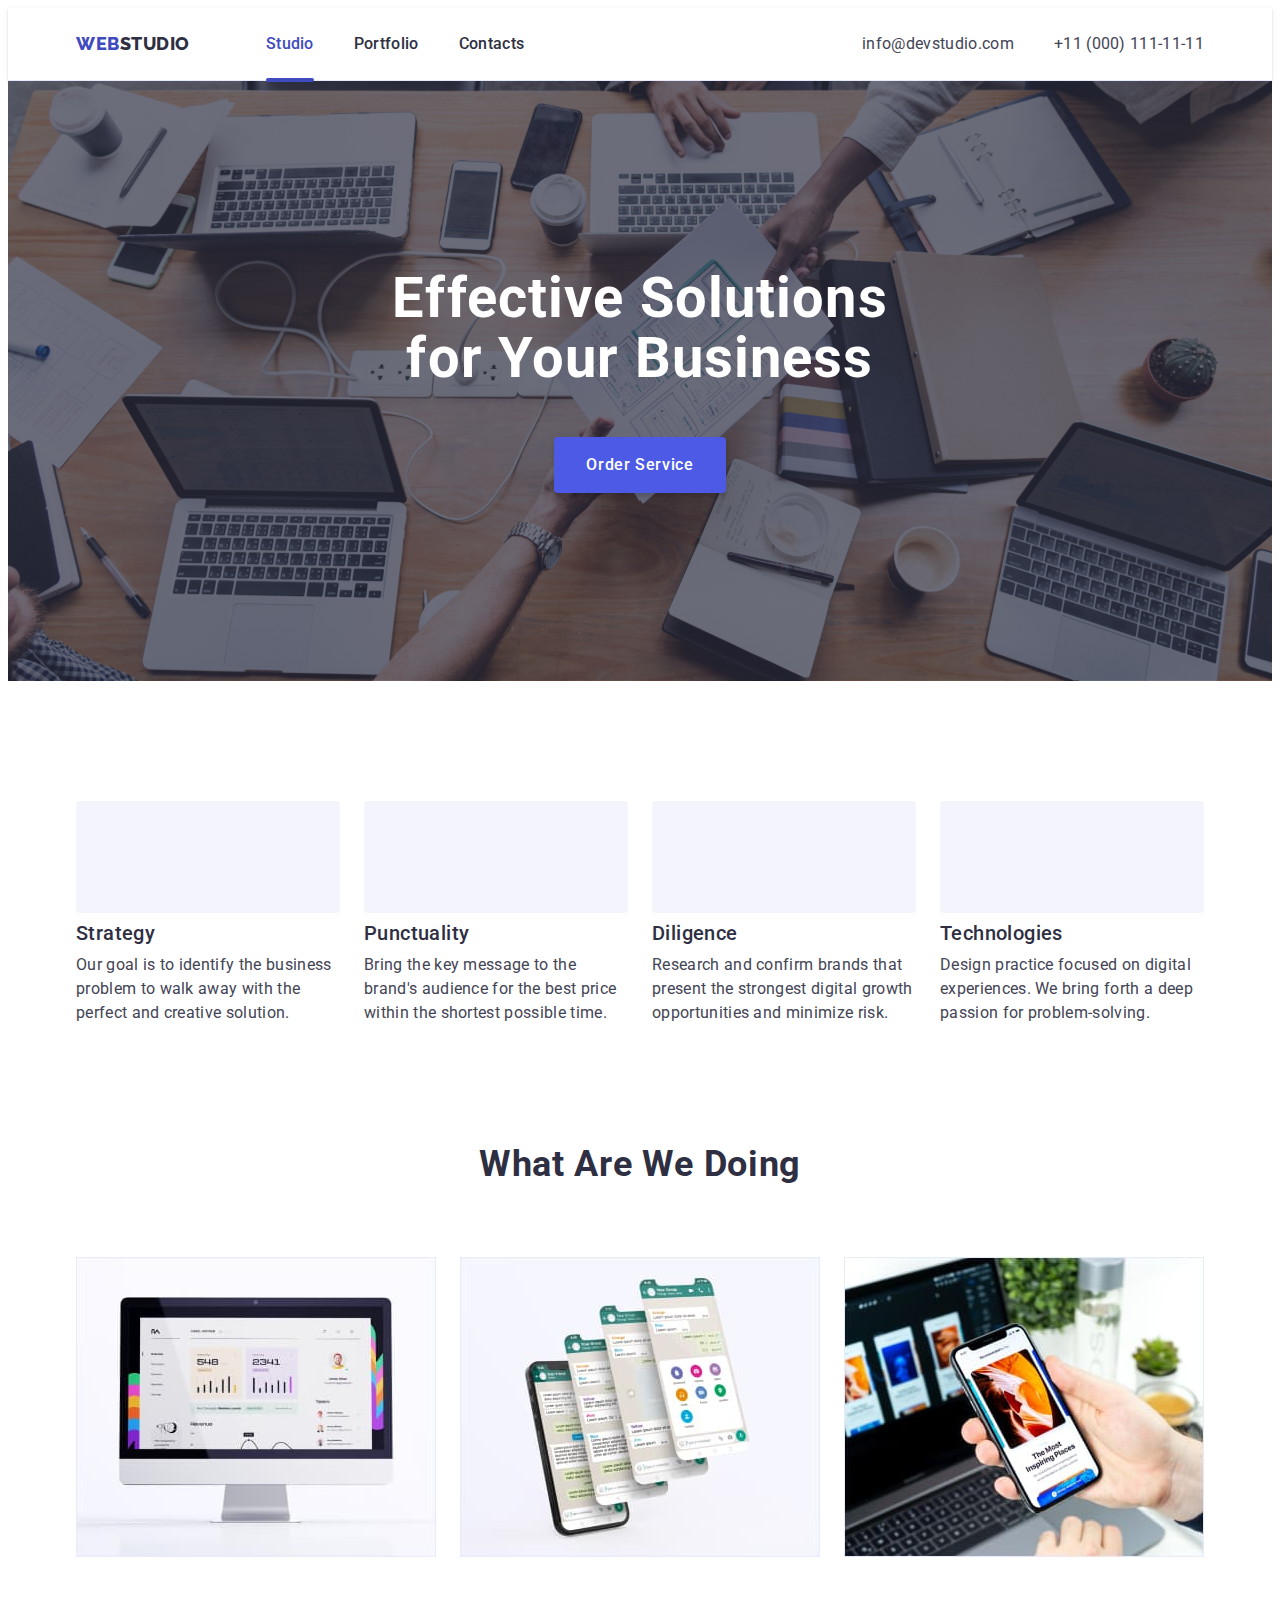
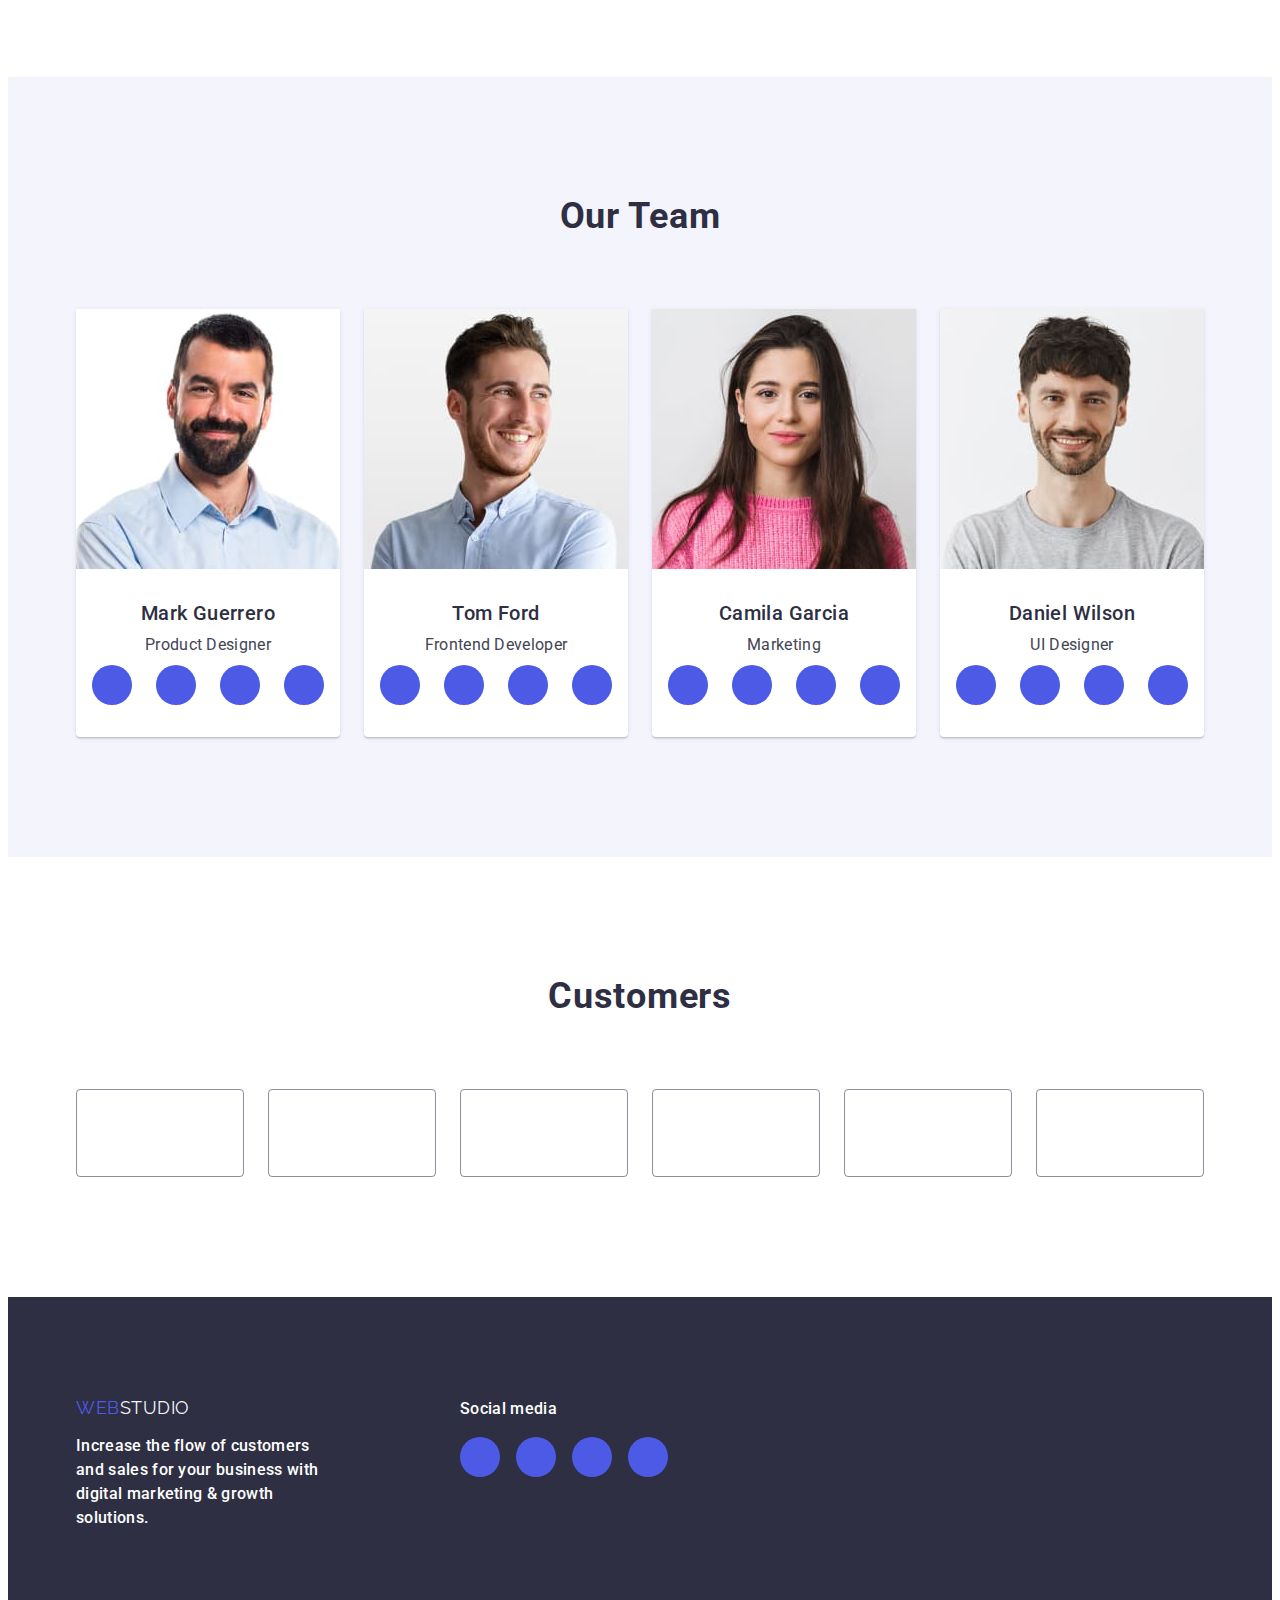
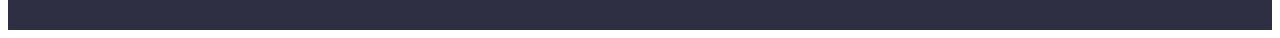
<file: index.html>
<!DOCTYPE html>
<html lang="en">
  <head>
    <meta charset="UTF-8" />
    <meta http-equiv="X-UA-Compatible" content="IE=edge" />
    <meta name="viewport" content="width=device-width, initial-scale=1.0" />
    <link rel="preconnect" href="https://fonts.googleapis.com" />
    <link rel="preconnect" href="https://fonts.gstatic.com" crossorigin />
    <link
      href="https://fonts.googleapis.com/css2?family=Raleway:wght@800&family=Roboto:wght@400;500;700&display=swap"
      rel="stylesheet"
    />
    <title>WebStudio</title>
    <link
      rel="stylesheet"
      href="https://cdnjs.cloudflare.com/ajax/libs/modern-normalize/2.0.0/modern-normalize.min.css"
      integrity="sha512-4xo8blKMVCiXpTaLzQSLSw3KFOVPWhm/TRtuPVc4WG6kUgjH6J03IBuG7JZPkcWMxJ5huwaBpOpnwYElP/m6wg=="
      crossorigin="anonymous"
      referrerpolicy="no-referrer"
    />
    <link rel="stylesheet" href="./css/styles.css" />
  </head>

  <body>
    <header class="header">
      <div class="container header-container">
        <nav class="header-nav">
          <a class="header-link-logo link" href="./index.html"
            >Web<span class="header-span">Studio</span></a
          >
          <ul class="header-menu-list list">
            <li class="header-menu-item">
              <a class="header-menu-link link current" href="./index.html"
                >Studio</a
              >
            </li>
            <li class="header-menu-item">
              <a class="header-menu-link link" href="./portfolio.html"
                >Portfolio</a
              >
            </li>
            <li class="header-menu-item">
              <a class="header-menu-link link" href="">Contacts</a>
            </li>
          </ul>
        </nav>
        <address class="header-address">
          <ul class="header-address-list list">
            <li class="header-address-item">
              <a
                class="header-address-contact-mail link"
                href="mailto:info@devstudio.com"
                >info@devstudio.com</a
              >
            </li>
            <li class="header-address-item">
              <a
                class="header-address-contact-mail link"
                href="tel:+110001111111"
                >+11 (000) 111-11-11</a
              >
            </li>
          </ul>
        </address>
      </div>
    </header>

    <main>
      <section class="hero">
        <div class="container hero-container">
          <h1 class="hero-title">Effective Solutions for Your Business</h1>
          <button class="hero-btn" type="button" data-modal-open>
            Order Service
          </button>
        </div>
      </section>

      <section class="benefits">
        <div class="container benefits-container">
          <h2 class="visually-hidden">Benefits</h2>
          <ul class="benefits-list list">
            <li class="benefits-item">
              <div class="benefits-container-icon">
                <svg class="benefits-icon" width="64" height="64">
                  <use href="./images/icons.svg#icon-antenna-1"></use>
                </svg>
              </div>
              <h3 class="benefits-title section-title">Strategy</h3>
              <p class="benefits-text section-text">
                Our goal is to identify the business problem to walk away with
                the perfect and creative solution.
              </p>
            </li>
            <li class="benefits-item">
              <div class="benefits-container-icon">
                <svg class="benefits-icon" width="64" height="64">
                  <use href="./images/icons.svg#icon-clock-1"></use>
                </svg>
              </div>
              <h3 class="benefits-title section-title">Punctuality</h3>
              <p class="benefits-text section-text">
                Bring the key message to the brand's audience for the best price
                within the shortest possible time.
              </p>
            </li>
            <li class="benefits-item">
              <div class="benefits-container-icon">
                <svg class="benefits-icon" width="64" height="64">
                  <use href="./images/icons.svg#icon-diagram-1"></use>
                </svg>
              </div>
              <h3 class="benefits-title section-title">Diligence</h3>
              <p class="benefits-text section-text">
                Research and confirm brands that present the strongest digital
                growth opportunities and minimize risk.
              </p>
            </li>
            <li class="benefits-item">
              <div class="benefits-container-icon">
                <svg class="benefits-icon" width="64" height="64">
                  <use href="./images/icons.svg#icon-astronaut-1"></use>
                </svg>
              </div>
              <h3 class="benefits-title section-title">Technologies</h3>
              <p class="benefits-text section-text">
                Design practice focused on digital experiences. We bring forth a
                deep passion for problem-solving.
              </p>
            </li>
          </ul>
        </div>
      </section>

      <section class="offer">
        <div class="container offer-container">
          <h2 class="offer-title">What are we doing</h2>
          <ul class="offer-list list">
            <li class="offer-list-item">
              <img
                src="./images/computer.jpg"
                alt="computer"
                width="360"
                height="300"
              />
            </li>
            <li class="offer-list-item">
              <img
                src="./images/phone.jpg"
                alt="phone"
                width="360"
                height="300"
              />
            </li>
            <li class="offer-list-item">
              <img
                src="./images/phone_laptop.jpg"
                alt="phone_laptop"
                width="360"
                height="300"
              />
            </li>
          </ul>
        </div>
      </section>

      <section class="team">
        <div class="container team-container">
          <h2 class="team-title">Our Team</h2>
          <ul class="team-list list">
            <li class="team-item">
              <img
                src="./images/team-1.jpg"
                alt="Mark Guerrero"
                width="264"
                height="260"
              />
              <div class="container team-container-subtitle">
                <h3 class="team-name section-title">Mark Guerrero</h3>
                <p class="team-text section-text">Product Designer</p>

                <ul class="team-icon-list list">
                  <li class="team-icon-item">
                    <a href="" class="team-icon-link">
                      <svg class="team-icon" width="16" height="16">
                        <use href="./images/icons.svg#icon-instagram-2"></use>
                      </svg>
                    </a>
                  </li>
                  <li class="team-icon-item">
                    <a href="" class="team-icon-link">
                      <svg class="team-icon" width="16" height="16">
                        <use href="./images/icons.svg#icon-twitter-1"></use>
                      </svg>
                    </a>
                  </li>
                  <li class="team-icon-item">
                    <a href="" class="team-icon-link">
                      <svg class="team-icon" width="16" height="16">
                        <use href="./images/icons.svg#icon-facebook-1"></use>
                      </svg>
                    </a>
                  </li>
                  <li class="team-icon-item">
                    <a href="" class="team-icon-link">
                      <svg class="team-icon" width="16" height="16">
                        <use href="./images/icons.svg#icon-linkedin-1"></use>
                      </svg>
                    </a>
                  </li>
                </ul>
              </div>
            </li>
            <li class="team-item">
              <img
                src="./images/team-2.jpg"
                alt="Tom Ford"
                width="264"
                height="260"
              />
              <div class="container team-container-subtitle">
                <h3 class="team-name section-title">Tom Ford</h3>
                <p class="team-text section-text">Frontend Developer</p>

                <ul class="team-icon-list list">
                  <li class="team-icon-item">
                    <a href="" class="team-icon-link">
                      <svg class="team-icon" width="16" height="16">
                        <use href="./images/icons.svg#icon-instagram-2"></use>
                      </svg>
                    </a>
                  </li>
                  <li class="team-icon-item">
                    <a href="" class="team-icon-link">
                      <svg class="team-icon" width="16" height="16">
                        <use href="./images/icons.svg#icon-twitter-1"></use>
                      </svg>
                    </a>
                  </li>
                  <li class="team-icon-item">
                    <a href="" class="team-icon-link">
                      <svg class="team-icon" width="16" height="16">
                        <use href="./images/icons.svg#icon-facebook-1"></use>
                      </svg>
                    </a>
                  </li>
                  <li class="team-icon-item">
                    <a href="" class="team-icon-link">
                      <svg class="team-icon" width="16" height="16">
                        <use href="./images/icons.svg#icon-linkedin-1"></use>
                      </svg>
                    </a>
                  </li>
                </ul>
              </div>
            </li>
            <li class="team-item">
              <img
                src="./images/team-3.jpg"
                alt="Camila Garcia"
                width="264"
                height="260"
              />
              <div class="container team-container-subtitle">
                <h3 class="team-name section-title">Camila Garcia</h3>
                <p class="team-text section-text">Marketing</p>

                <ul class="team-icon-list list">
                  <li class="team-icon-item">
                    <a href="" class="team-icon-link">
                      <svg class="team-icon" width="16" height="16">
                        <use href="./images/icons.svg#icon-instagram-2"></use>
                      </svg>
                    </a>
                  </li>
                  <li class="team-icon-item">
                    <a href="" class="team-icon-link">
                      <svg class="team-icon" width="16" height="16">
                        <use href="./images/icons.svg#icon-twitter-1"></use>
                      </svg>
                    </a>
                  </li>
                  <li class="team-icon-item">
                    <a href="" class="team-icon-link">
                      <svg class="team-icon" width="16" height="16">
                        <use href="./images/icons.svg#icon-facebook-1"></use>
                      </svg>
                    </a>
                  </li>
                  <li class="team-icon-item">
                    <a href="" class="team-icon-link">
                      <svg class="team-icon" width="16" height="16">
                        <use href="./images/icons.svg#icon-linkedin-1"></use>
                      </svg>
                    </a>
                  </li>
                </ul>
              </div>
            </li>

            <li class="team-item">
              <img
                src="./images/team-4.jpg"
                alt="Daniel Wilson"
                width="264"
                height="260"
              />

              <div class="container team-container-subtitle">
                <h3 class="team-name section-title">Daniel Wilson</h3>
                <p class="team-text section-text">UI Designer</p>

                <ul class="team-icon-list list">
                  <li class="team-icon-item">
                    <a href="" class="team-icon-link">
                      <svg class="team-icon" width="16" height="16">
                        <use href="./images/icons.svg#icon-instagram-2"></use>
                      </svg>
                    </a>
                  </li>
                  <li class="team-icon-item">
                    <a href="" class="team-icon-link">
                      <svg class="team-icon" width="16" height="16">
                        <use href="./images/icons.svg#icon-twitter-1"></use>
                      </svg>
                    </a>
                  </li>
                  <li class="team-icon-item">
                    <a href="" class="team-icon-link">
                      <svg class="team-icon" width="16" height="16">
                        <use href="./images/icons.svg#icon-facebook-1"></use>
                      </svg>
                    </a>
                  </li>
                  <li class="team-icon-item">
                    <a href="" class="team-icon-link">
                      <svg class="team-icon" width="16" height="16">
                        <use href="./images/icons.svg#icon-linkedin-1"></use>
                      </svg>
                    </a>
                  </li>
                </ul>
              </div>
            </li>
          </ul>
        </div>
      </section>

      <section class="customers">
        <div class="container customers-container">
          <h2 class="customers-title">Customers</h2>

          <ul class="customers-list list">
            <li class="customers-item">
              <a href="" class="customers-logo-link">
                <svg class="customers-logo" width="104" height="56">
                  <use href="./images/icons.svg#icon-logo"></use>
                </svg>
              </a>
            </li>
            <li class="customers-item">
              <a href="" class="customers-logo-link">
                <svg class="customers-logo" width="104" height="56">
                  <use href="./images/icons.svg#icon-logo-2"></use>
                </svg>
              </a>
            </li>
            <li class="customers-item">
              <a href="" class="customers-logo-link">
                <svg class="customers-logo" width="104" height="56">
                  <use href="./images/icons.svg#icon-logo-3"></use>
                </svg>
              </a>
            </li>
            <li class="customers-item">
              <a href="" class="customers-logo-link">
                <svg class="customers-logo" width="104" height="56">
                  <use href="./images/icons.svg#icon-logo-4"></use>
                </svg>
              </a>
            </li>
            <li class="customers-item">
              <a href="" class="customers-logo-link">
                <svg class="customers-logo" width="104" height="56">
                  <use href="./images/icons.svg#icon-logo-5"></use>
                </svg>
              </a>
            </li>
            <li class="customers-item">
              <a href="" class="customers-logo-link">
                <svg class="customers-logo" width="104" height="56">
                  <use href="./images/icons.svg#icon-logo-6"></use>
                </svg>
              </a>
            </li>
          </ul>
        </div>
      </section>
    </main>

    <footer class="footer">
      <div class="container footer-container-main">
        <div class="footer-container">
          <a class="footer-logo link" href="./index.html"
            >Web<span class="header-span">Studio</span></a
          >
          <p class="footer-text">
            Increase the flow of customers and sales for your business with
            digital marketing & growth solutions.
          </p>
        </div>
        <div class="footer-icon-container">
          <p class="footer-social-text">Social media</p>
          <ul class="footer-icon-list list">
            <li class="footer-icon-item">
              <a href="" class="footer-icon-link">
                <svg class="footer-icon" width="24" height="24">
                  <use href="./images/icons.svg#icon-instagram-2"></use>
                </svg>
              </a>
            </li>

            <li class="footer-icon-item">
              <a href="" class="footer-icon-link">
                <svg class="footer-icon" width="24" height="24">
                  <use href="./images/icons.svg#icon-twitter-1"></use>
                </svg>
              </a>
            </li>
            <li class="footer-icon-item">
              <a href="" class="footer-icon-link">
                <svg class="footer-icon" width="24" height="24">
                  <use href="./images/icons.svg#icon-facebook-1"></use>
                </svg>
              </a>
            </li>
            <li class="footer-icon-item">
              <a href="" class="footer-icon-link">
                <svg class="footer-icon" width="24" height="24">
                  <use href="./images/icons.svg#icon-linkedin-1"></use>
                </svg>
              </a>
            </li>
          </ul>
        </div>
      </div>
    </footer>
    <div class="backdrop is-hidden" data-modal>
      <div class="modal">
        <button type="button" class="modal-bnt" data-modal-close>
          <svg class="icon-close" width="8" height="8">
            <use href="./images/icons.svg#icon-close"></use>
          </svg>
        </button>
      </div>
    </div>
    <script src="./js/modal.js"></script>
  </body>
</html>
</file>
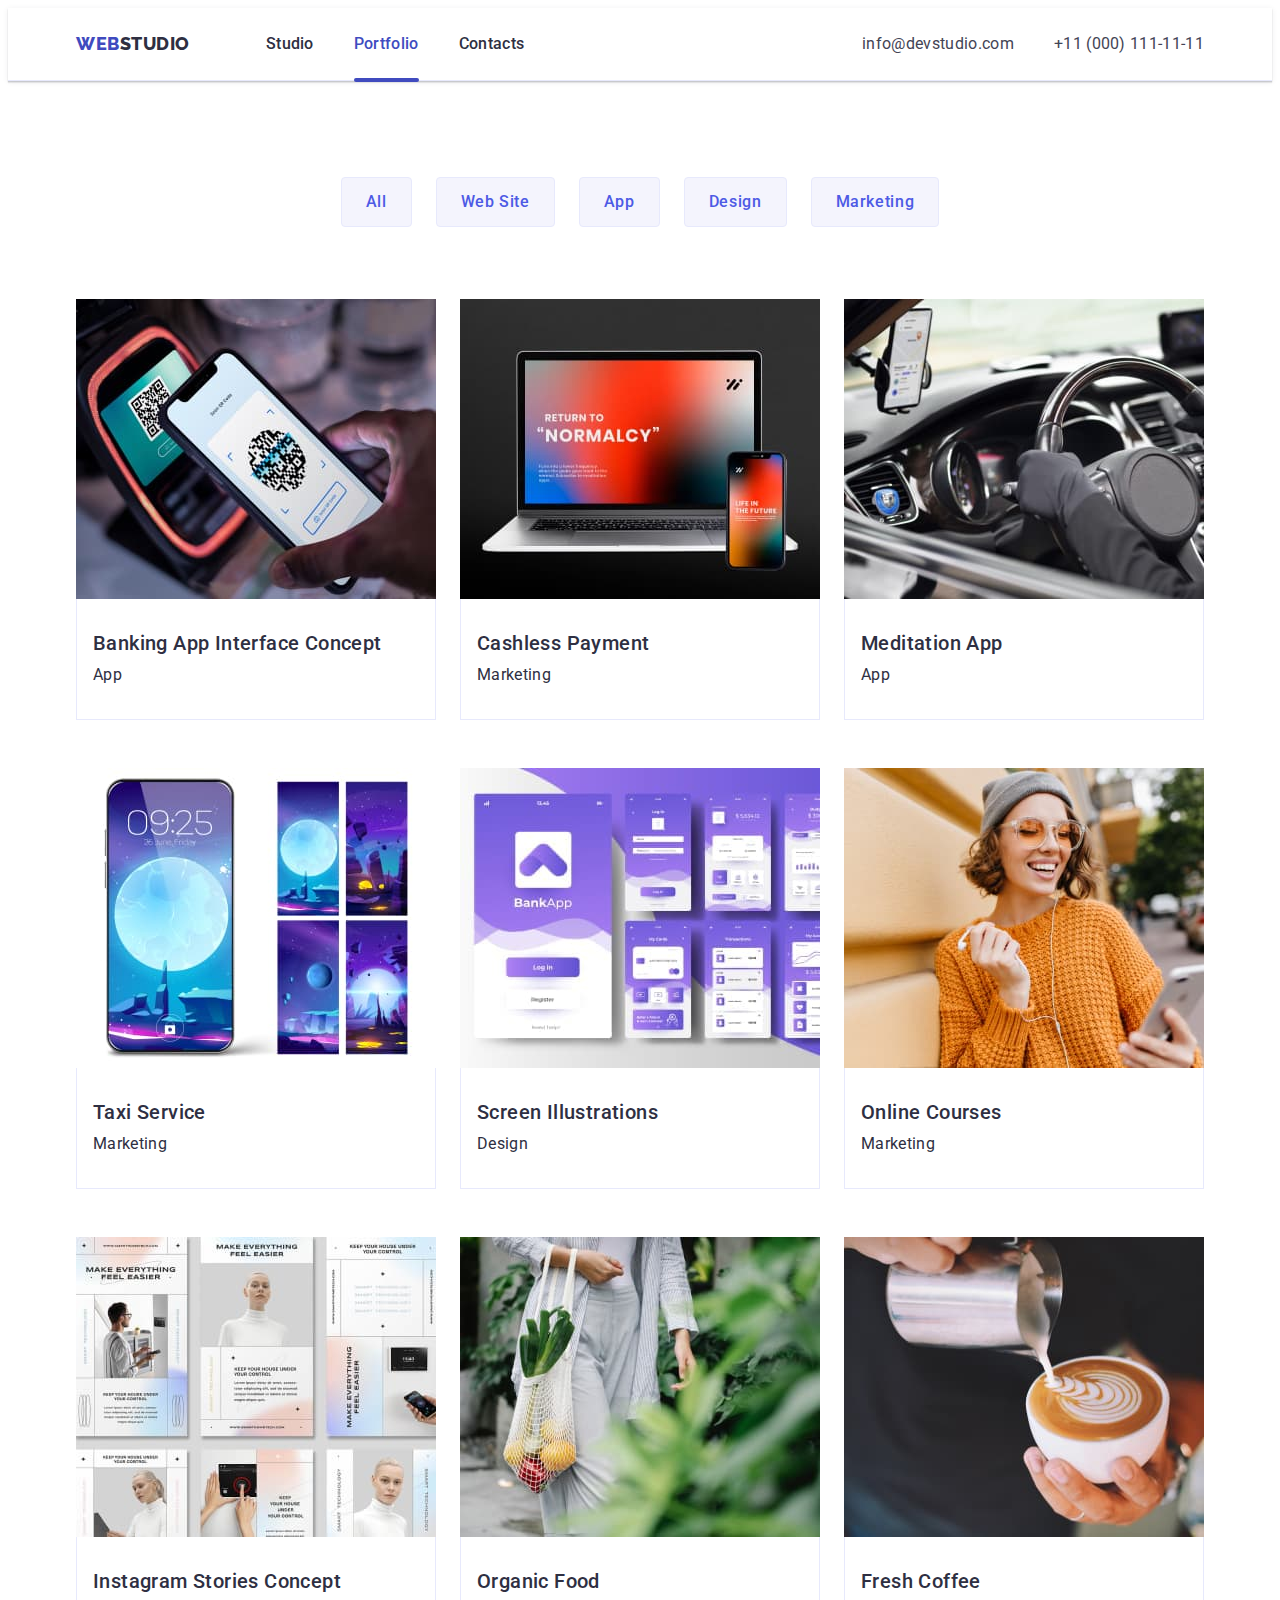
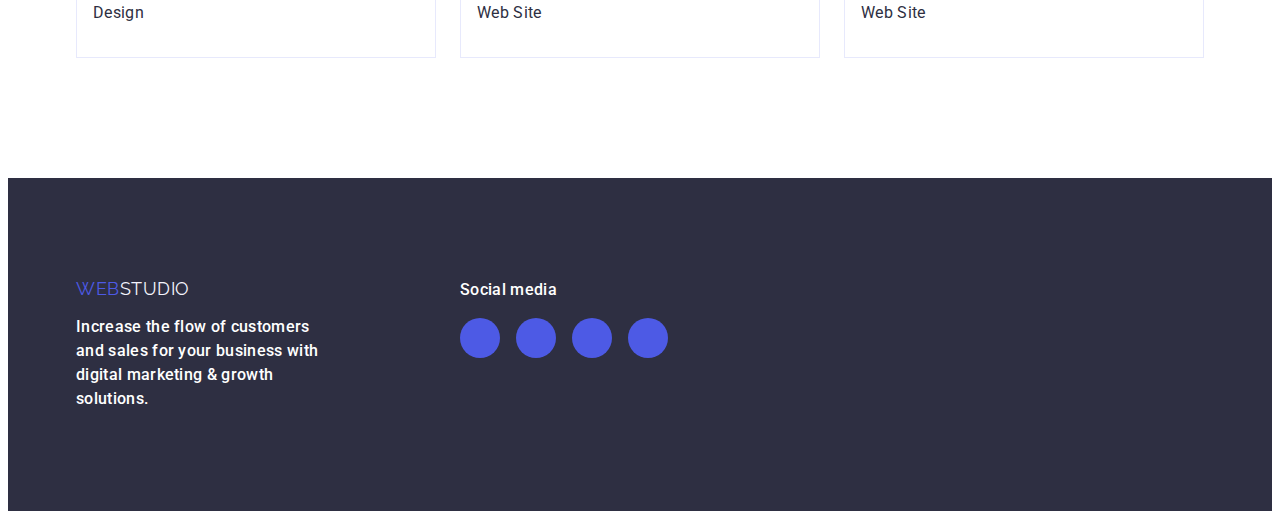
<file: portfolio.html>
<!DOCTYPE html>
<html lang="en">
  <head>
    <meta charset="UTF-8" />
    <meta http-equiv="X-UA-Compatible" content="IE=edge" />
    <meta name="viewport" content="width=device-width, initial-scale=1.0" />
    <link rel="preconnect" href="https://fonts.googleapis.com" />
    <link rel="preconnect" href="https://fonts.gstatic.com" crossorigin />
    <link
      href="https://fonts.googleapis.com/css2?family=Raleway:wght@800&family=Roboto:wght@400;500;700&display=swap"
      rel="stylesheet"
    />
    <title>WebStudio</title>
    <link
      rel="stylesheet"
      href="https://cdnjs.cloudflare.com/ajax/libs/modern-normalize/2.0.0/modern-normalize.min.css"
      integrity="sha512-4xo8blKMVCiXpTaLzQSLSw3KFOVPWhm/TRtuPVc4WG6kUgjH6J03IBuG7JZPkcWMxJ5huwaBpOpnwYElP/m6wg=="
      crossorigin="anonymous"
      referrerpolicy="no-referrer"
    />
    <link rel="stylesheet" href="./css/styles.css" />
  </head>

  <body>
    <header class="header">
      <div class="container header-container">
        <nav class="header-nav">
          <a class="header-link-logo link" href="./portfolio.html"
            >Web<span class="header-span">Studio</span></a
          >
          <ul class="header-menu-list list">
            <li class="header-menu-item">
              <a class="header-menu-link link" href="./index.html">Studio</a>
            </li>
            <li class="header-menu-item">
              <a class="header-menu-link link current" href="./portfolio.html"
                >Portfolio</a
              >
            </li>
            <li class="header-menu-item">
              <a class="header-menu-link link" href="">Contacts</a>
            </li>
          </ul>
        </nav>
        <address class="header-address">
          <ul class="header-address-list list">
            <li class="header-address-item">
              <a
                class="header-address-contact-mail link"
                href="mailto:info@devstudio.com"
                >info@devstudio.com</a
              >
            </li>
            <li class="header-address-item">
              <a
                class="header-address-contact-mail link"
                href="tel:+110001111111"
                >+11 (000) 111-11-11</a
              >
            </li>
          </ul>
        </address>
      </div>
    </header>

    <main>
      <section class="gallery">
        <div class="container gallery-container">
          <h1 class="visually-hidden">Gallery</h1>

          <ul class="gallery-list list">
            <li class="gallery-item">
              <button class="gallery-btn-accent" type="button">All</button>
            </li>
            <li class="gallery-item">
              <button class="gallery-btn-accent" type="button">Web Site</button>
            </li>
            <li class="gallery-item">
              <button class="gallery-btn-accent" type="button">App</button>
            </li>
            <li class="gallery-item">
              <button class="gallery-btn-accent" type="button">Design</button>
            </li>
            <li class="gallery-item">
              <button class="gallery-btn-accent" type="button">
                Marketing
              </button>
            </li>
          </ul>

          <ul class="gallery-img-list list">
            <li class="gallery-img-item">
              <a href="" class="gallery-img-link link">
                <div class="gallery-cover-div">
                  <img
                    src="./images/gallery2.jpg"
                    alt="Banking App"
                    width="360"
                    height="300"
                  />
                  <p class="gallery-cover-text">
                    14 Stylish and User-Friendly App Design Concepts · Task
                    Manager App · Calorie Tracker App · Exotic Fruit Ecommerce
                    App · Cloud Storage App
                  </p>
                </div>
                <div class="container gallery-subtitle">
                  <h2 class="gallery-img-title">
                    Banking App Interface Concept
                  </h2>
                  <p class="gallery-img-text">App</p>
                </div>
              </a>
            </li>

            <li class="gallery-img-item">
              <a href="" class="gallery-img-link link">
                <div class="gallery-cover-div">
                  <img
                    src="./images/gallery3.jpg"
                    alt="Cashless Payment"
                    width="360"
                    height="300"
                  />

                  <p class="gallery-cover-text">
                    14 Stylish and User-Friendly App Design Concepts · Task
                    Manager App · Calorie Tracker App · Exotic Fruit Ecommerce
                    App · Cloud Storage App
                  </p>
                </div>
                <div class="container gallery-subtitle">
                  <h2 class="gallery-img-title">Cashless Payment</h2>
                  <p class="gallery-img-text">Marketing</p>
                </div>
              </a>
            </li>
            <li class="gallery-img-item">
              <a href="" class="gallery-img-link link">
                <div class="gallery-cover-div">
                  <img
                    src="./images/gallery4.jpg"
                    alt="Meditation App"
                    width="360"
                    height="300"
                  />

                  <p class="gallery-cover-text">
                    14 Stylish and User-Friendly App Design Concepts · Task
                    Manager App · Calorie Tracker App · Exotic Fruit Ecommerce
                    App · Cloud Storage App
                  </p>
                </div>
                <div class="container gallery-subtitle">
                  <h2 class="gallery-img-title">Meditation App</h2>
                  <p class="gallery-img-text">App</p>
                </div>
              </a>
            </li>
            <li class="gallery-img-item">
              <a href="" class="gallery-img-link link">
                <div class="gallery-cover-div">
                  <img
                    src="./images/gallery5.jpg"
                    alt="Taxi Service"
                    width="360"
                    height="300"
                  />

                  <p class="gallery-cover-text">
                    14 Stylish and User-Friendly App Design Concepts · Task
                    Manager App · Calorie Tracker App · Exotic Fruit Ecommerce
                    App · Cloud Storage App
                  </p>
                </div>
                <div class="container gallery-subtitle">
                  <h2 class="gallery-img-title">Taxi Service</h2>
                  <p class="gallery-img-text">Marketing</p>
                </div>
              </a>
            </li>
            <li class="gallery-img-item">
              <a href="" class="gallery-img-link link">
                <div class="gallery-cover-div">
                  <img
                    src="./images/gallery6.jpg"
                    alt="Screen Illustrations"
                    width="360"
                    height="300"
                  />

                  <p class="gallery-cover-text">
                    14 Stylish and User-Friendly App Design Concepts · Task
                    Manager App · Calorie Tracker App · Exotic Fruit Ecommerce
                    App · Cloud Storage App
                  </p>
                </div>
                <div class="container gallery-subtitle">
                  <h2 class="gallery-img-title">Screen Illustrations</h2>
                  <p class="gallery-img-text">Design</p>
                </div>
              </a>
            </li>
            <li class="gallery-img-item">
              <a href="" class="gallery-img-link link">
                <div class="gallery-cover-div">
                  <img
                    src="./images/gallery7.jpg"
                    alt="Online Courses"
                    width="360"
                    height="300"
                  />

                  <p class="gallery-cover-text">
                    14 Stylish and User-Friendly App Design Concepts · Task
                    Manager App · Calorie Tracker App · Exotic Fruit Ecommerce
                    App · Cloud Storage App
                  </p>
                </div>
                <div class="container gallery-subtitle">
                  <h2 class="gallery-img-title">Online Courses</h2>
                  <p class="gallery-img-text">Marketing</p>
                </div>
              </a>
            </li>
            <li class="gallery-img-item">
              <a href="" class="gallery-img-link link">
                <div class="gallery-cover-div">
                  <img
                    src="./images/gallery8.jpg"
                    alt="Instagram Stories Concept"
                    width="360"
                    height="300"
                  />

                  <p class="gallery-cover-text">
                    14 Stylish and User-Friendly App Design Concepts · Task
                    Manager App · Calorie Tracker App · Exotic Fruit Ecommerce
                    App · Cloud Storage App
                  </p>
                </div>
                <div class="container gallery-subtitle">
                  <h2 class="gallery-img-title">Instagram Stories Concept</h2>
                  <p class="gallery-img-text">Design</p>
                </div>
              </a>
            </li>
            <li class="gallery-img-item">
              <a href="" class="gallery-img-link link">
                <div class="gallery-cover-div">
                  <img
                    src="./images/gallery9.jpg"
                    alt="Organic Food"
                    width="360"
                    height="300"
                  />

                  <p class="gallery-cover-text">
                    14 Stylish and User-Friendly App Design Concepts · Task
                    Manager App · Calorie Tracker App · Exotic Fruit Ecommerce
                    App · Cloud Storage App
                  </p>
                </div>
                <div class="container gallery-subtitle">
                  <h2 class="gallery-img-title">Organic Food</h2>
                  <p class="gallery-img-text">Web Site</p>
                </div>
              </a>
            </li>
            <li class="gallery-img-item">
              <a href="" class="gallery-img-link link">
                <div class="gallery-cover-div">
                  <img
                    src="./images/gallery10.jpg"
                    alt="Fresh Coffee"
                    width="360"
                    height="300"
                  />

                  <p class="gallery-cover-text">
                    14 Stylish and User-Friendly App Design Concepts · Task
                    Manager App · Calorie Tracker App · Exotic Fruit Ecommerce
                    App · Cloud Storage App
                  </p>
                </div>

                <div class="container gallery-subtitle">
                  <h2 class="gallery-img-title">Fresh Coffee</h2>
                  <p class="gallery-img-text">Web Site</p>
                </div>
              </a>
            </li>
          </ul>
        </div>
      </section>
    </main>

    <footer class="footer">
      <div class="container footer-container-main">
        <div class="footer-container">
          <a class="footer-logo link" href="./index.html"
            >Web<span class="header-span">Studio</span></a
          >
          <p class="footer-text">
            Increase the flow of customers and sales for your business with
            digital marketing & growth solutions.
          </p>
        </div>
        <div class="footer-icon-container">
          <p class="footer-social-text">Social media</p>
          <ul class="footer-icon-list list">
            <li class="footer-icon-item">
              <a href="" class="footer-icon-link">
                <svg class="footer-icon" width="24" height="24">
                  <use href="./images/icons.svg#icon-instagram-2"></use>
                </svg>
              </a>
            </li>

            <li class="footer-icon-item">
              <a href="" class="footer-icon-link">
                <svg class="footer-icon" width="24" height="24">
                  <use href="./images/icons.svg#icon-twitter-1"></use>
                </svg>
              </a>
            </li>
            <li class="footer-icon-item">
              <a href="" class="footer-icon-link">
                <svg class="footer-icon" width="24" height="24">
                  <use href="./images/icons.svg#icon-facebook-1"></use>
                </svg>
              </a>
            </li>
            <li class="footer-icon-item">
              <a href="" class="footer-icon-link">
                <svg class="footer-icon" width="24" height="24">
                  <use href="./images/icons.svg#icon-linkedin-1"></use>
                </svg>
              </a>
            </li>
          </ul>
        </div>
      </div>
    </footer>
    <div class="backdrop is-hidden" data-modal>
      <div class="modal">
        <button type="button" class="modal-bnt" data-modal-close>
          <svg class="icon-close" width="8" height="8">
            <use href="./images/icons.svg#icon-close"></use>
          </svg>
        </button>
      </div>
    </div>
    <script src="./js/modal.js"></script>
  </body>
</html>
</file>
<file: css/styles.css>
:root {
  --main-color: #2e2f42;
  --text-color: #434455;
  --background-color: #ffffff;
  --logo-accent-color: #4d5ae5;
  --transition-color: color 250ms cubic-bezier(0.4, 0, 0.2, 1);
  --transition-background: background-color 250ms cubic-bezier(0.4, 0, 0.2, 1);
  --transition-border: border-color 250ms cubic-bezier(0.4, 0, 0.2, 1);
  --transition-shadow: box-shadow 250ms cubic-bezier(0.4, 0, 0.2, 1);
}
* {
  box-sizing: border-box;
}
.visually-hidden {
  position: absolute;
  width: 1px;
  height: 1px;
  margin: -1px;
  border: 0;
  padding: 0;

  white-space: nowrap;
  clip-path: inset(100%);
  clip: rect(0 0 0 0);
  overflow: hidden;
}
body {
  font-family: Roboto, sans-serif;
  color: #434455;
  background-color: #ffffff;
}
p,
h1,
h2,
h3,
h4,
h5,
h6 {
  margin-top: 0;
  margin-bottom: 0;
}

ul {
  margin-top: 0;
  margin-bottom: 0;
  padding-left: 0;
}
.container {
  max-width: 1158px;
  padding: 0 15px 0 15px;
  margin-left: auto;
  margin-right: auto;
}
img {
  display: block;
  max-width: 100%;
  height: auto;
}

.link {
  text-decoration: none;
}

.list {
  list-style: none;
}
.section-title {
  font-weight: 500;
  font-size: 20px;
  line-height: 24px;
  letter-spacing: 0.02em;
  color: #2e2f42;
}

.section-text {
  font-size: 16px;
  line-height: 24px;
  letter-spacing: 0.02em;
  color: var(--text-color);
}

.gallery-btn {
  font-weight: 500;
  font-size: 16px;
  line-height: 24px;
  text-align: center;
  letter-spacing: 0.04em;
  color: #4d5ae5;
  background: #f4f4fd;
  cursor: pointer;
  border: 1px solid #e7e9fc;
  border-radius: 4px;
}

.gallery-btn-accent {
  font-weight: 500;
  font-size: 16px;
  line-height: 24px;
  text-align: center;
  letter-spacing: 0.04em;
  color: #ffffff;
  background: #404bbf;
  cursor: pointer;
}

/*---------Header-----------*/

.header {
  background: #ffffff;
  border-bottom: 1px solid #e7e9fc;
  box-shadow: 0px 2px 1px rgba(46, 47, 66, 0.08),
    0px 1px 1px rgba(46, 47, 66, 0.16), 0px 1px 6px rgba(46, 47, 66, 0.08);
}
.header-container {
  display: flex;
  align-items: center;
}
.header-nav {
  display: flex;
  align-items: center;
}

.header-link-logo {
  font-family: "Raleway", sans-serif;
  font-size: 18px;
  font-weight: 800;
  line-height: 1.17;
  letter-spacing: 0.03em;
  color: #404bbf;
  text-transform: uppercase;
  margin-right: 76px;
}
.span {
}
.header-link-logo span {
  color: #2e2f42;
}

.header-menu-list {
}

.header-menu-link {
  font-weight: 500;
  font-size: 16px;
  line-height: 1.5;
  letter-spacing: 0.02em;
  color: var(--main-color);
  padding-top: 24px;
  padding-bottom: 24px;
  transition: color 250ms cubic-bezier(0.4, 0, 0.2, 1);
}
.header-menu-link:hover {
  color: #404bbf;
}
.header-menu-link:focus {
  color: #404bbf;
}
.current {
  position: relative;
  color: #404bbf;
}
.current::after {
  content: "";
  position: absolute;
  width: 100%;
  height: 4px;
  left: 0;
  bottom: 0;
  top: 68px;
  background: #404bbf;
  border-radius: 2px;
  bottom: -1px;
}
.header-address {
}
.header-address-list {
  display: flex;
  gap: 40px;
}
.header-address-link {
  display: flex;
}
.header-address-list .list {
}
.header-address-contact-mail {
  font-size: 16px;
  line-height: 24px;
  letter-spacing: 0.02em;
  color: var(--text-color);
  transition: var(--transition-color);
}
.header-address-contact-mail:hover {
  color: #404bbf;
}
.header-address-contact-mail:focus {
  color: #404bbf;
}

/*---------Hero-----------*/

.hero {
  max-width: 1440px;
  padding-top: 188px;
  padding-bottom: 188px;
  background-image: linear-gradient(
      to bottom,
      rgba(46, 47, 66, 0.7),
      rgba(46, 47, 66, 0.7)
    ),
    url(../images/cover.jpg);
  background-position: center;
  background-size: cover;
  background-repeat: no-repeat;
}
.hero-container {
}

.hero-title {
  font-weight: 700;
  font-size: 56px;
  line-height: 1.07;
  text-align: center;
  letter-spacing: 0.02em;
  align-items: center;
  color: #ffffff;
  max-width: 496px;
  margin-left: auto;
  margin-right: auto;
}

.hero-btn {
  font-family: "Roboto", sans-serif;
  font-weight: 500;
  font-size: 16px;
  line-height: 24px;
  letter-spacing: 0.04em;
  height: 56px;
  color: #ffffff;
  cursor: pointer;
  background: #4d5ae5;
  min-width: 169px;
  border: none;
  display: block;
  margin: 0 auto;
  padding: 16px 32px;
  box-shadow: 0px 4px 4px rgba(0, 0, 0, 0.15);
  border-radius: 4px;
  margin-top: 48px;
  border-color: #4d5ae5;
  transition: var(--transition-background);
}

.hero-btn:hover {
  background: #404bbf;
}

.hero-btn:focus {
  background-color: #404bbf;
}
/*---------Benefits-----------*/
.benefits-container {
  width: 1158px;
}
.benefits-container-icon {
  width: 264px;
  height: 112px;
  border-radius: 4px;
  background: #f4f4fd;
  position: relative;
  margin-bottom: 8px;
  display: flex;
  align-items: center;
  justify-content: center;
}
.benefits-icon {
  position: absolute;
  top: 50%;
  left: 50%;
  transform: translate(-50%, -50%);
}
.list {
  list-style: none;
}
.benefits {
  padding-top: 120px;
  padding-bottom: 120px;
}

.benefits-list {
  display: flex;
  gap: 24px;
}

.benefits-item {
  width: calc((100% - 24px) / 4);
}

.benefits-title {
  margin-bottom: 8px;
}

.benefits-text {
}

/*--------Offer-----------*/
.offer-container {
  width: 1158px;
  background-color: #ffffff;
}
.list {
  list-style: none;
}

.offer {
  padding-top: 0;
  padding-bottom: 120px;
}
.offer-title {
  font-weight: 700;
  font-size: 36px;
  line-height: 1.11;
  text-align: center;
  letter-spacing: 0.02em;
  text-transform: capitalize;
  color: var(--main-color);
  margin-bottom: 72px;
}
.offer-list {
  background-color: #ffffff;
  display: flex;
  gap: 24px;
}
.offer-item {
  width: calc((100% - 24px) / 3);
}
/*--------team-----------*/
.team-container {
  max-width: 1158px;
  background-color: #f4f4fd;
}
.team {
  background-color: #f4f4fd;
  padding-bottom: 120px;
  padding-top: 120px;
}
.team-title {
  font-weight: 700;
  font-size: 36px;
  line-height: 1.11;
  text-align: center;
  letter-spacing: 0.02em;
  text-transform: capitalize;
  color: #2e2f42;
  margin-bottom: 72px;
}

.team-list {
  display: flex;
  gap: 24px;
  background-color: #f4f4fd;
}
.team-item {
  background-color: #ffffff;
  width: calc((100% - 24px) / 4);
  box-shadow: 0px 1px 6px rgba(46, 47, 66, 0.08),
    0px 1px 1px rgba(46, 47, 66, 0.16), 0px 2px 1px rgba(46, 47, 66, 0.08);
  border-radius: 0px 0px 4px 4px;
  transition: var(--transition-shadow);
}
.team-container-subtitle {
  padding: 32px 0px;
}
.team-name {
  text-align: center;
  margin-bottom: 8px;
}

.team-text {
  text-align: center;
}
.team-icon-container {
}
.team-icon-list {
  display: flex;
  gap: 24px;
  justify-content: center;
  align-items: center;
  padding-top: 8px;
}
.list {
}
.team-icon-item {
  width: 40px;
  height: 40px;
  position: relative;
}
.team-icon-link {
  width: 100%;
  height: 100%;
  background-color: #4d5ae5;
  border-radius: 50%;
  display: flex;
  transition: background-color 250ms cubic-bezier(0.4, 0, 0.2, 1);
  justify-content: center;
  align-items: center;
  color: currentColor;
}
.team-icon-link:hover {
  background-color: #404bbf;
}
.team-icon-link:focus {
  background-color: #404bbf;
}
.team-icon {
  fill: #f4f4fd;
  position: absolute;
  top: 50%;
  left: 50%;
  transform: translate(-50%, -50%);
}
/*---------customers-----*/
.customers {
  padding-top: 120px;
  padding-bottom: 120px;
}
.customers-title {
  font-weight: 700;
  font-size: 36px;
  line-height: 1.11;
  text-align: center;
  letter-spacing: 0.02em;
  text-transform: capitalize;
  color: #2e2f42;
  margin-bottom: 72px;
}
.customers-container {
}
.customers-list {
  display: flex;
  gap: 24px;
}
.customers-item {
  width: calc((100% - 120px) / 6);
  height: 88px;
  position: relative;
}
.customers-logo-link {
  width: 100%;
  height: 100%;
  border: 1px solid #8e8f99;
  border-radius: 4px;
  display: flex;
  gap: 24px;
  align-items: center;
  justify-content: center;
  color: #8e8f99;
  transition: border-color 250ms cubic-bezier(0.4, 0, 0.2, 1),
    color 250ms cubic-bezier(0.4, 0, 0.2, 1);
}

.customers-logo {
  fill: currentColor;
  position: absolute;
  top: 50%;
  left: 50%;
  transform: translate(-50%, -50%);
}
.customers-logo-link:hover {
  border-color: #404bbf;
  color: #404bbf;
}

.customers-logo-link:focus {
  border-color: #404bbf;
  color: #404bbf;
}
/*--------footer-----------*/
.footer-container-main {
  display: flex;

  align-items: baseline;
}
.footer-container {
  width: 264px;
  margin-right: 120px;
  background: #2e2f42;
}

.footer {
  padding-top: 100px;
  padding-bottom: 100px;
  background-color: #2e2f42;
}

.footer-logo span {
  color: #f4f4fd;
}

.footer-logo {
  font-family: "Raleway", sans-serif;
  font-weight: normal;
  font-size: 18px;
  line-height: 1.17;
  letter-spacing: 0.03em;
  text-transform: uppercase;
  color: var(--logo-accent-color);
  display: inline-block;
  margin-bottom: 16px;
}
.footer-text {
  font-size: 16px;
  line-height: 1.5;
  letter-spacing: 0.02em;
  color: #ffffff;
  width: 264px;
  font-weight: 500;
}
.footer-social-text {
  font-weight: 500;
  margin-bottom: 16px;
  color: #ffffff;
  line-height: 1.5;
  letter-spacing: 0.02em;
}
.footer-icon-container {
  width: 208px;
  height: 80px;
}

.footer-icon-list {
  display: flex;
  gap: 16px;
}
.list {
}
.footer-icon-item {
  width: 40px;
  height: 40px;
  position: relative;
}
.footer-icon-link {
  width: 100%;
  height: 100%;
  background-color: #4d5ae5;
  border-radius: 50%;
  display: flex;
  align-items: center;
  justify-content: center;
  position: absolute;
  top: 50%;
  left: 50%;
  transform: translate(-50%, -50%);
  transition: background-color 250ms cubic-bezier(0.4, 0, 0.2, 1);
}
.footer-icon-link:hover {
  background-color: #31d0aa;
}
.footer-icon-link:focus {
  background-color: #31d0aa;
}
.footer-icon {
  fill: #f4f4fd;
}
.backdrop {
  width: 100%;
  height: 100%;
  background-color: rgba(46, 47, 66, 0.4);
  position: fixed;
  top: 0;
  transition: opacity 250ms cubic-bezier(0.4, 0, 0.2, 1),
    visibility 250ms cubic-bezier(0.4, 0, 0.2, 1);
}
.backdrop.is-hidden .modal {
  transform: translate(-50%, -50%) scale(0);
}
.modal {
  width: 408px;
  min-height: 584px;
  background: #fcfcfc;
  box-shadow: 0px 1px 1px rgba(0, 0, 0, 0.14), 0px 1px 3px rgba(0, 0, 0, 0.12),
    0px 2px 1px rgba(0, 0, 0, 0.2);
  border-radius: 4px;
  position: absolute;
  top: 50%;
  left: 50%;
  transform: translate(-50%, -50%) scale(1);
  transition: opacity 250ms cubic-bezier(0.4, 0, 0.2, 1),
    visibility 250ms cubic-bezier(0.4, 0, 0.2, 1);
  transition: transform 250ms cubic-bezier(0.4, 0, 0.2, 1);
}
.modal-bnt {
  width: 24px;
  height: 24px;
  background: #e7e9fc;
  border: 1px solid rgba(0, 0, 0, 0.1);
  border-radius: 50%;
  position: absolute;
  right: 24px;
  top: 24px;
  cursor: pointer;
  display: flex;
  align-items: center;
  justify-content: center;
  padding: 0;
  transition: background-color 250ms cubic-bezier(0.4, 0, 0.2, 1),
    border 250ms cubic-bezier(0.4, 0, 0.2, 1);
}
.modal-bnt:hover {
  background-color: #404bbf;
  border: none;
  fill: #ffffff;
}
.modal-bnt:focus {
  background-color: #404bbf;
  border: none;
  fill: #ffffff;
}
.icon-close {
  position: absolute;
  top: 50%;
  left: 50%;
  transform: translate(-50%, -50%);
  transition: fill 250ms cubic-bezier(0.4, 0, 0.2, 1);
}
.is-hidden {
  visibility: hidden;
  opacity: 0;
  pointer-events: none;
}

/*--------Portfolio header-----------*/
:root {
  --main-color: #2e2f42;
  --text-color: #434455;
  --background-color: #ffffff;
  --logo-accent-color: #4d5ae5;
  --border-accent-btn: #e7e9fc;
}

.section-title {
  font-weight: 500;
  font-size: 20px;
  line-height: 1.2;
  letter-spacing: 0.02em;
  color: #2e2f42;
}

.section-text {
  font-size: 16px;
  line-height: 1.5;
  letter-spacing: 0.02em;
  color: var(#434455);
}
.header-link-logo span {
  color: #2e2f42;
}
.header-container {
  display: flex;
  align-items: center;
}
.header {
  padding-top: 24px;
  padding-bottom: 24px;
}
.header-nav {
  display: flex;
  align-items: center;
}
.header-link-logo {
}

.header-menu-list {
  width: calc ((100% - 40px) / 3);
  display: flex;
  gap: 40px;
}
.header-menu-list .list .header-menu-item .header-menu-link .link {
  color: #404bbf;
  font-style: normal;
}
.header-address {
  font-style: normal;
  margin-left: auto;
}
.header-address-list {
  display: flex;
  gap: 40px;
}
.header-address-link {
  display: flex;
  transition: color 250ms cubic-bezier(0.4, 0, 0.2, 1);
}
.header-address-item {
}
.header-address-contact {
}
/*--------Portfolio gallery-----------*/
.gallery {
  padding-top: 96px;
  padding-bottom: 120px;
}

.list {
  list-style: none;
}
.gallery {
}

.gallery-list {
  display: flex;
  gap: 24px;
  justify-content: center;
  margin-bottom: 72px;
}
.gallery-item {
  transition: color 250ms cubic-bezier(0.4, 0, 0.2, 1),
    background-color 250ms cubic-bezier(0.4, 0, 0.2, 1),
    border-color 250ms cubic-bezier(0.4, 0, 0.2, 1),
    box-shadow 250ms cubic-bezier(0.4, 0, 0.2, 1);
}
.gallery-item:hover {
  box-shadow: 0px 1px 6px rgba(46, 47, 66, 0.08),
    0px 1px 1px rgba(46, 47, 66, 0.16), 0px 2px 1px rgba(46, 47, 66, 0.08);
}
.gallery-item:focus {
  box-shadow: 0px 1px 6px rgba(46, 47, 66, 0.08),
    0px 1px 1px rgba(46, 47, 66, 0.16), 0px 2px 1px rgba(46, 47, 66, 0.08);
}
.btn-container {
}
.gallery-btn-accent {
  font-family: "Roboto", sans-serif;
  color: #4d5ae5;
  background-color: #f4f4fd;
  padding: 12px 24px 12px;
  border: 1px solid #e7e9fc;
  border-radius: 4px;
  transition: color 250ms cubic-bezier(0.4, 0, 0.2, 1),
    background-color 250ms cubic-bezier(0.4, 0, 0.2, 1),
    border-color 250ms cubic-bezier(0.4, 0, 0.2, 1),
    box-shadow 250ms cubic-bezier(0.4, 0, 0.2, 1);
}
.gallery-btn-accent:hover {
  color: #ffffff;
  background-color: #404bbf;
  border: 1px solid transparent;
  box-shadow: 0px 3px 1px rgba(0, 0, 0, 0.1), 0px 2px 1px rgba(0, 0, 0, 0.08),
    0px 2px 2px rgba(0, 0, 0, 0.12);
}
.gallery-btn-accent:focus {
  color: #ffffff;
  background-color: #404bbf;
  border: 1px solid transparent;
  box-shadow: 0px 3px 1px rgba(0, 0, 0, 0.1), 0px 2px 1px rgba(0, 0, 0, 0.08),
    0px 2px 2px rgba(0, 0, 0, 0.12);
}

/*--------Portfolio gallery-img-----------*/
.link {
  text-decoration: none;
}
.gallery-img {
}
.gallery-img-list {
  display: flex;
  flex-wrap: wrap;
  gap: 48px 24px;
  margin-top: 72px;
}
.list .gallery-img-item {
}
.gallery-img-item {
  width: calc((100% - 48px) / 3);
  transition: box-shadow 250ms cubic-bezier(0.4, 0, 0.2, 1);
}
.gallery-img-link {
  color: var(--main-color);
  display: block;
  transition: box-shadow 250ms cubic-bezier(0.4, 0, 0.2, 1);
}
.gallery-img-link:hover .gallery-cover-text {
  transform: translateY(0%);
}
.gallery-img-link:focus .gallery-cover-text {
  transform: translateY(0%);
}
.gallery-img-link:hover {
  box-shadow: 0px 1px 6px rgba(46, 47, 66, 0.08),
    0px 1px 1px rgba(46, 47, 66, 0.16), 0px 2px 1px rgba(46, 47, 66, 0.08);
}
.gallery-img-link:focus {
  box-shadow: 0px 1px 6px rgba(46, 47, 66, 0.08),
    0px 1px 1px rgba(46, 47, 66, 0.16), 0px 2px 1px rgba(46, 47, 66, 0.08);
}
.gallery-img-item:hover {
  box-shadow: 0px 1px 6px rgba(46, 47, 66, 0.08),
    0px 1px 1px rgba(46, 47, 66, 0.16), 0px 2px 1px rgba(46, 47, 66, 0.08);
}
.gallery-subtitle {
  padding: 32px 16px;
  border: 1px solid #e7e9fc;
  border-top: none;
}
.gallery-img-title {
  font-weight: 500;
  font-size: 20px;
  line-height: 1.2;
  letter-spacing: 0.02em;
  color: var(--main-color);
  margin-bottom: 8px;
}

.gallery-img-text {
  font-size: 16px;
  line-height: 1.5;
  letter-spacing: 0.02em;
  color: var(#434455);
}
.gallery-cover-div {
  position: relative;
  overflow: hidden;
}

.gallery-cover-div:hover {
}
.gallery-cover-div:focus {
}
.gallery-cover-text {
  padding: 40px 32px;
  font-weight: 400;
  font-size: 16px;
  line-height: 1.5;
  letter-spacing: 0.02em;
  color: #f4f4fd;
  background-color: #4d5ae5;
  position: absolute;
  top: 0;
  height: 100%;
  width: 100%;
  transform: translateY(100%);
  transition: transform 250ms cubic-bezier(0.4, 0, 0.2, 1);
}
/*---------footer portfolio--------*/
</file>
